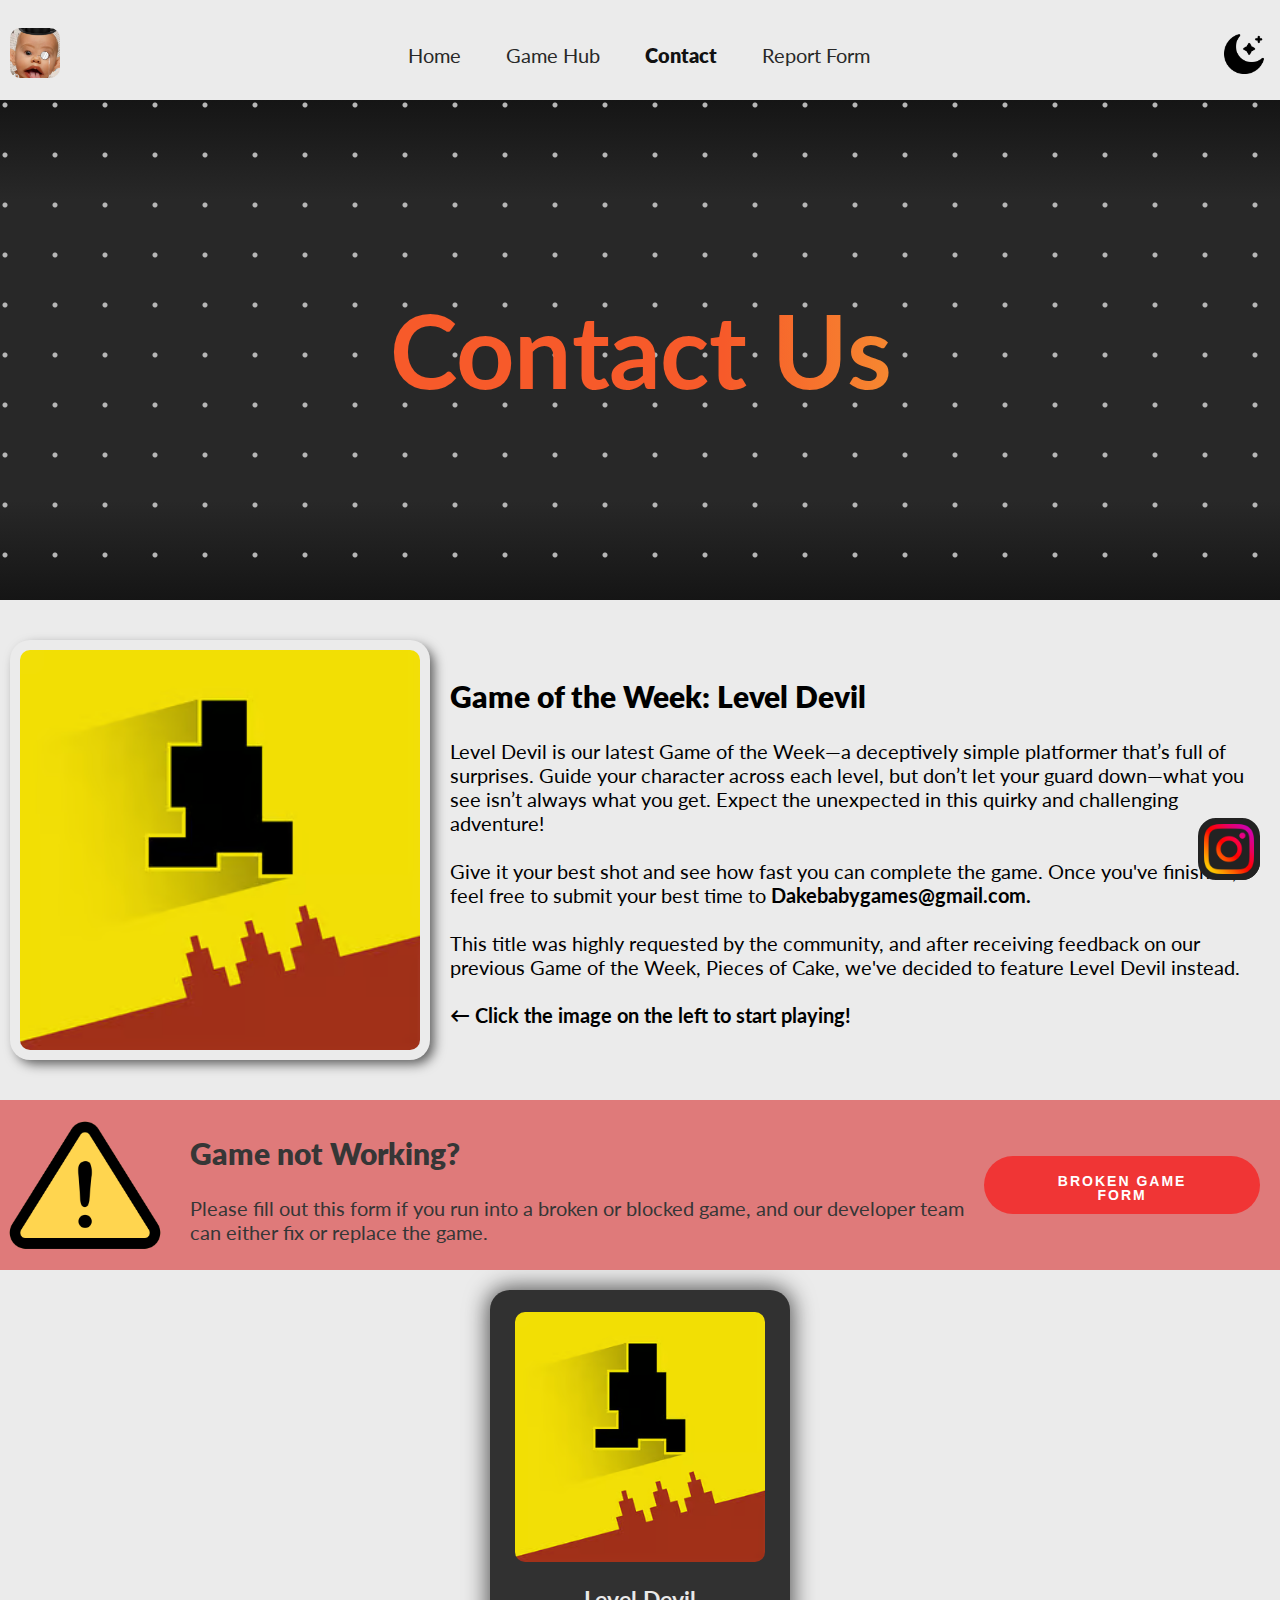
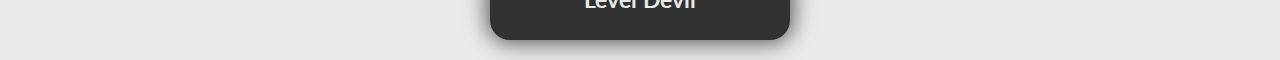
<file: contact.html>
<!DOCTYPE html>
<html lang="en">
    <head>
        <title>Dake Baby Games | Home</title>
        <link rel="stylesheet" href="css/gamehub.css">

        <meta name="viewport" content="width=device-width, initial-scale=1.0, maximum-scale=1.0, user-scalable=no" />
        
        <link rel="preconnect" href="https://fonts.googleapis.com">
        <link rel="preconnect" href="https://fonts.gstatic.com" crossorigin>
        <link href="https://fonts.googleapis.com/css2?family=Lato:ital,wght@0,100;0,300;0,400;0,700;0,900;1,100;1,300;1,400;1,700;1,900&display=swap" rel="stylesheet">
    
        <script src="js/main.js"></script>
    </head>

    <body onload="checkCookie()">
        <div class="header">
            <a href="index.html"><img id="logoIcon" alt="DBG Logo - Home" src="imgs/logoIcon.png"></a>

            <nav class="topbar">
                <a href="index.html">Home</a>
                
                <a href="gamehub.html">Game Hub</a>
                
                <a id="selected" href="contact.html">Contact</a>
                
                <a>Report Form</a>
            </nav>

            <button class="darkmodebutton" type="button" onclick="toggleDarkMode()"><img src="imgs/moon.png" class="darkmodeimage"></button>
        </div>

        <button class="igLogo" onclick="toggleSocialMenu()" type="button">
            <img src="imgs/igLogo.png" class="igLogo">
        </button>

        <div id="socialMenu" class="hidden">
            <button onclick=" window.open('https://www.instagram.com/@dakebabygames', '_blank')" type="button"><img src="imgs/igLogo.png"></button>
            <button onclick=" window.open('https://www.tiktok.com/@dake.baby.games', '_blank')" type="button"><img src="imgs/tiktokLogo.png"></button>
        </div>

       <div class="mainSection">
            <h2 id="mainTitle">Contact Us</h2>
            
            <span class="scrollDots"></span>
       </div>

       <div class="secondaryDiv">
            <img src="imgs/leveldevil.png" class="frontPageIMG">
            <div class="aboutDBG">
                <h2 style="font-weight: 800;">Game of the Week: Level Devil</h2>
                <p>
                    Level Devil is our latest Game of the Week—a deceptively simple platformer that’s full of surprises. Guide your character across each level, but don’t let your guard down—what you see isn’t always what you get. Expect the unexpected in this quirky and challenging adventure!
                    <br><br>
                    Give it your best shot and see how fast you can complete the game. Once you've finished, feel free to submit your best time to <strong>Dakebabygames@gmail.com.</strong>
                    <br><br>
                    This title was highly requested by the community, and after receiving feedback on our previous Game of the Week, Pieces of Cake, we've decided to feature Level Devil instead.
                    <br><br>
                    <strong>← Click the image on the left to start playing!</strong>
                </p>
            </div>
       </div>

       <div id="brokenGame">
            <img src="imgs/warning.png" alt="warning">

            <div id="brokenInfo">
                <h2 style="font-weight: 800;">Game not Working?</h2>
                <p>Please fill out this form if you run into a broken or blocked game, and our developer team can either fix or replace the game.</p>
            </div>

            <button type="button">Broken Game Form</button>
       </div>

       <div class="gameList">
            <span><img src="imgs/leveldevil.png"><h3>Level Devil</h3></span>
       </div>
    </body>
</html>
</file>
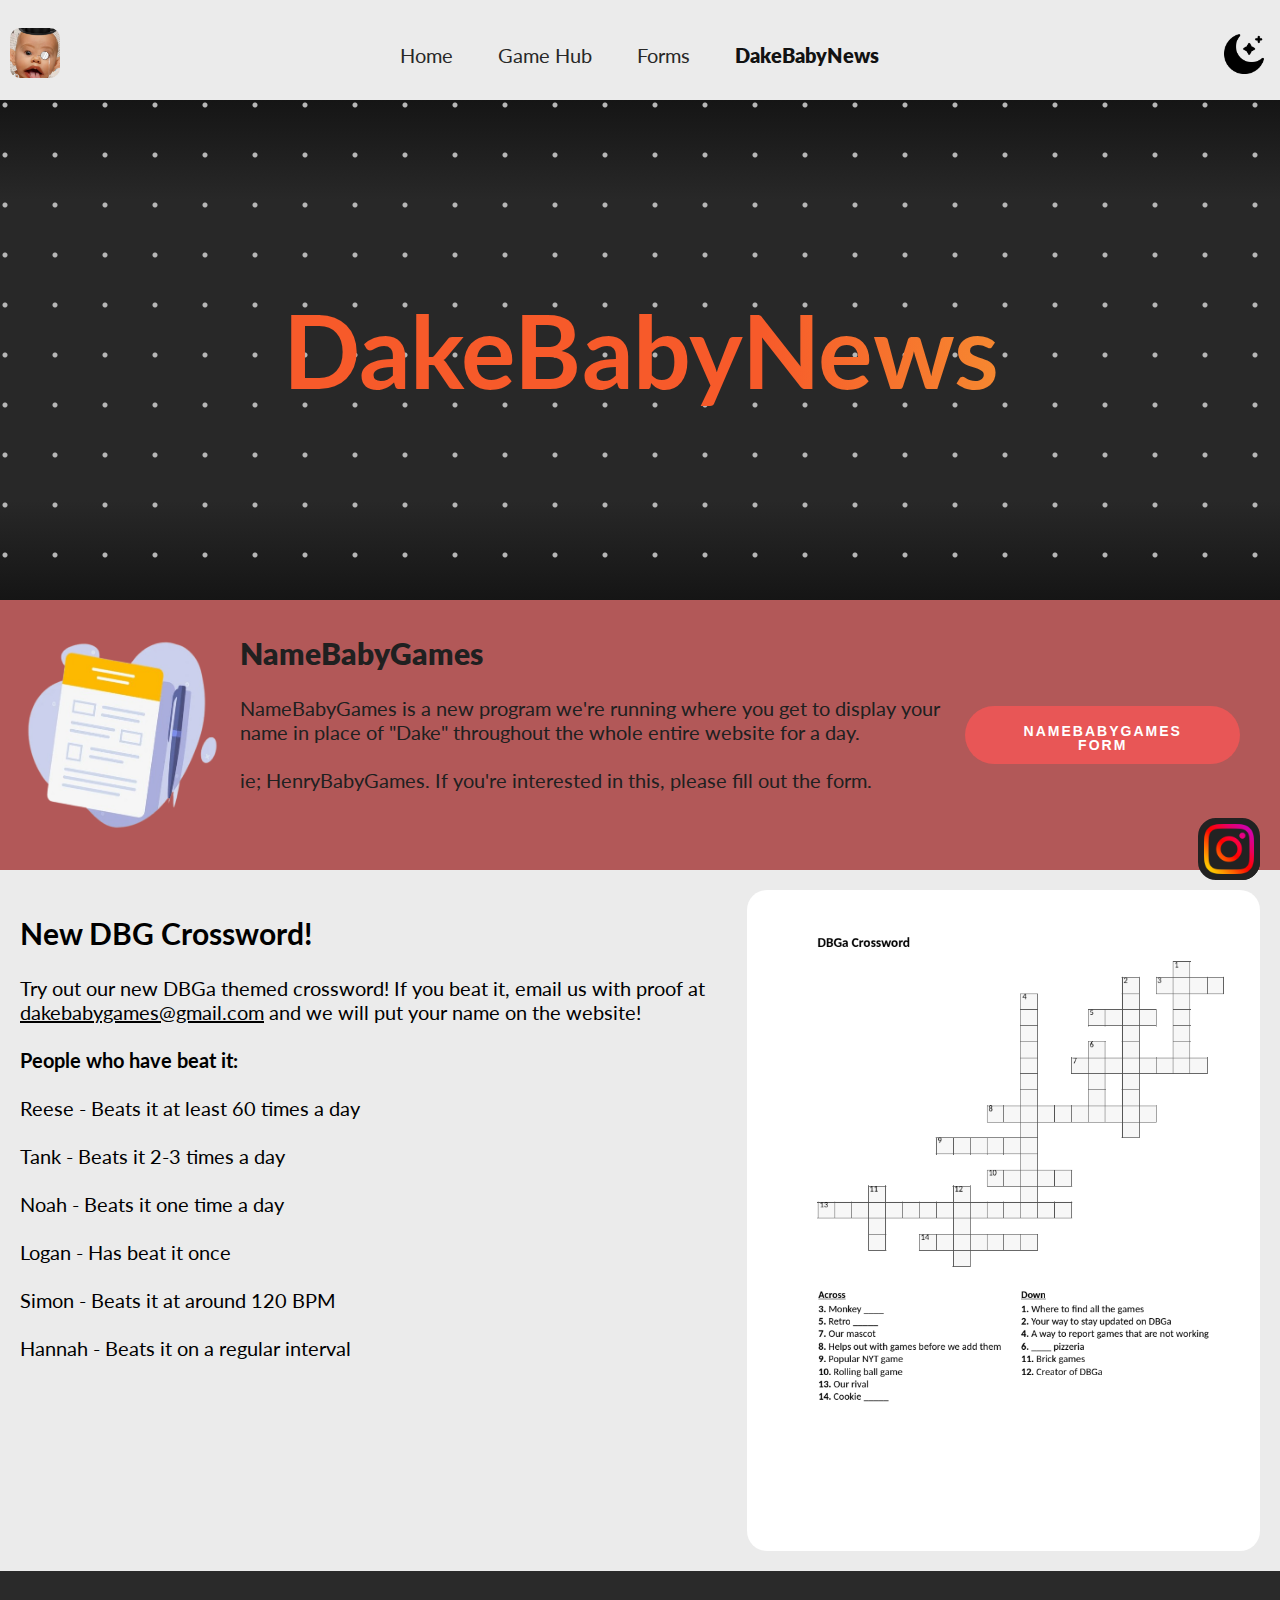
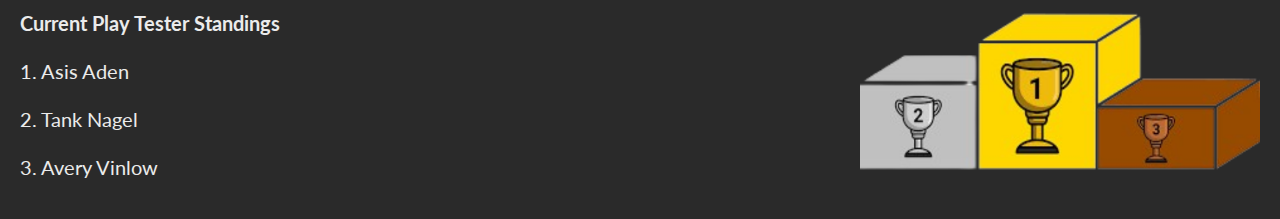
<file: dakebabynews.html>
<!DOCTYPE html>
<html lang="en">
    <head>
        <title>Dake Baby Games | News</title>
        <link rel="icon" href="imgs/logoIcon.png">
        <link rel="stylesheet" href="css/dakebabynews.css">

        <meta name="viewport" content="width=device-width, initial-scale=1.0, maximum-scale=1.0, user-scalable=no" />
        
        <link rel="preconnect" href="https://fonts.googleapis.com">
        <link rel="preconnect" href="https://fonts.gstatic.com" crossorigin>
        <link href="https://fonts.googleapis.com/css2?family=Lato:ital,wght@0,100;0,300;0,400;0,700;0,900;1,100;1,300;1,400;1,700;1,900&display=swap" rel="stylesheet">
    
        <script src="js/main.js"></script>
    </head>

    <body onload="checkCookie()">
        <div class="header">
            <a href="index.html"><img id="logoIcon" alt="DBG Logo - Home" src="imgs/logoIcon.png"></a>

            <nav class="topbar">
                <a href="index.html">Home</a>
                
                <a href="gamehub.html">Game Hub</a>
                
                <a href="forms.html">Forms</a>
                
                <a id="selected" href="dakebabynews.html">DakeBabyNews</a>
            </nav>

            <button class="darkmodebutton" type="button" onclick="toggleDarkMode()"><img src="imgs/moon.png" class="darkmodeimage"></button>
        </div>

        <button class="igLogo" onclick="toggleSocialMenu()" type="button">
            <img src="imgs/igLogo.png" class="igLogo">
        </button>

        <div id="socialMenu" class="hidden">
            <button onclick=" window.open('https://www.instagram.com/@dakebabygames', '_blank')" type="button"><img src="imgs/igLogo.png"></button>
            <button onclick=" window.open('https://www.tiktok.com/@dake.baby.games', '_blank')" type="button"><img src="imgs/tiktokLogo.png"></button>
        </div>

       <div class="mainSection">
            <h2 id="mainTitle">DakeBabyNews</h2>
            
            <span class="scrollDots"></span>
       </div>

       <div id="brokenGame">
            <img src="imgs/namebabygames.png" alt="warning">

            <div id="brokenInfo">
                <h2 style="font-weight: 800;">NameBabyGames</h2>
                <p>
                    NameBabyGames is a new program we're running where you get to display your name in place of "Dake" throughout the whole entire website for a day.
                    <br><br>
                    ie; HenryBabyGames. If you're interested in this, please fill out the form.
                </p>
            </div>

            <a href="https://docs.google.com/forms/d/e/1FAIpQLSchrxhCjR-hJwbWLP7TDaOvgB7Rjj0uDvBNzAX2CnN41EBvUA/viewform?usp=dialog" target="_blank">
                <button type="button">NameBabyGames Form</button>
            </a>
       </div>

       <div id="crosswordDiv">
            <div>
                <h2>New DBG Crossword!</h2>
                <p>
                    Try out our new DBGa themed crossword! If you beat it, email us with proof at <u>dakebabygames@gmail.com</u> and we will put your name on the website!
                    <br><br>
                    <strong>People who have beat it:</strong>
                    <br><br>
                    Reese - Beats it at least 60 times a day
                    <br><br>
                    Tank - Beats it 2-3 times a day
                    <br><br>
                    Noah - Beats it one time a day 
                    <br><br>
                    Logan - Has beat it once 
                    <br><br>
                    Simon - Beats it at around 120 BPM
                    <br><br>
                    Hannah - Beats it on a regular interval 
                </p>
            </div>

            <img id="crossword" src="imgs/crossword.png">
       </div>

       <div id="standings">
            <p>
                <strong>Current Play Tester Standings</strong>
                <br><br>
                1. Asis Aden
                <br><br>
                2. Tank Nagel
                <br><br>
                3. Avery Vinlow
            </p>

            <img src="imgs/podium.png">
       </div>
    </body>
</html>
</file>
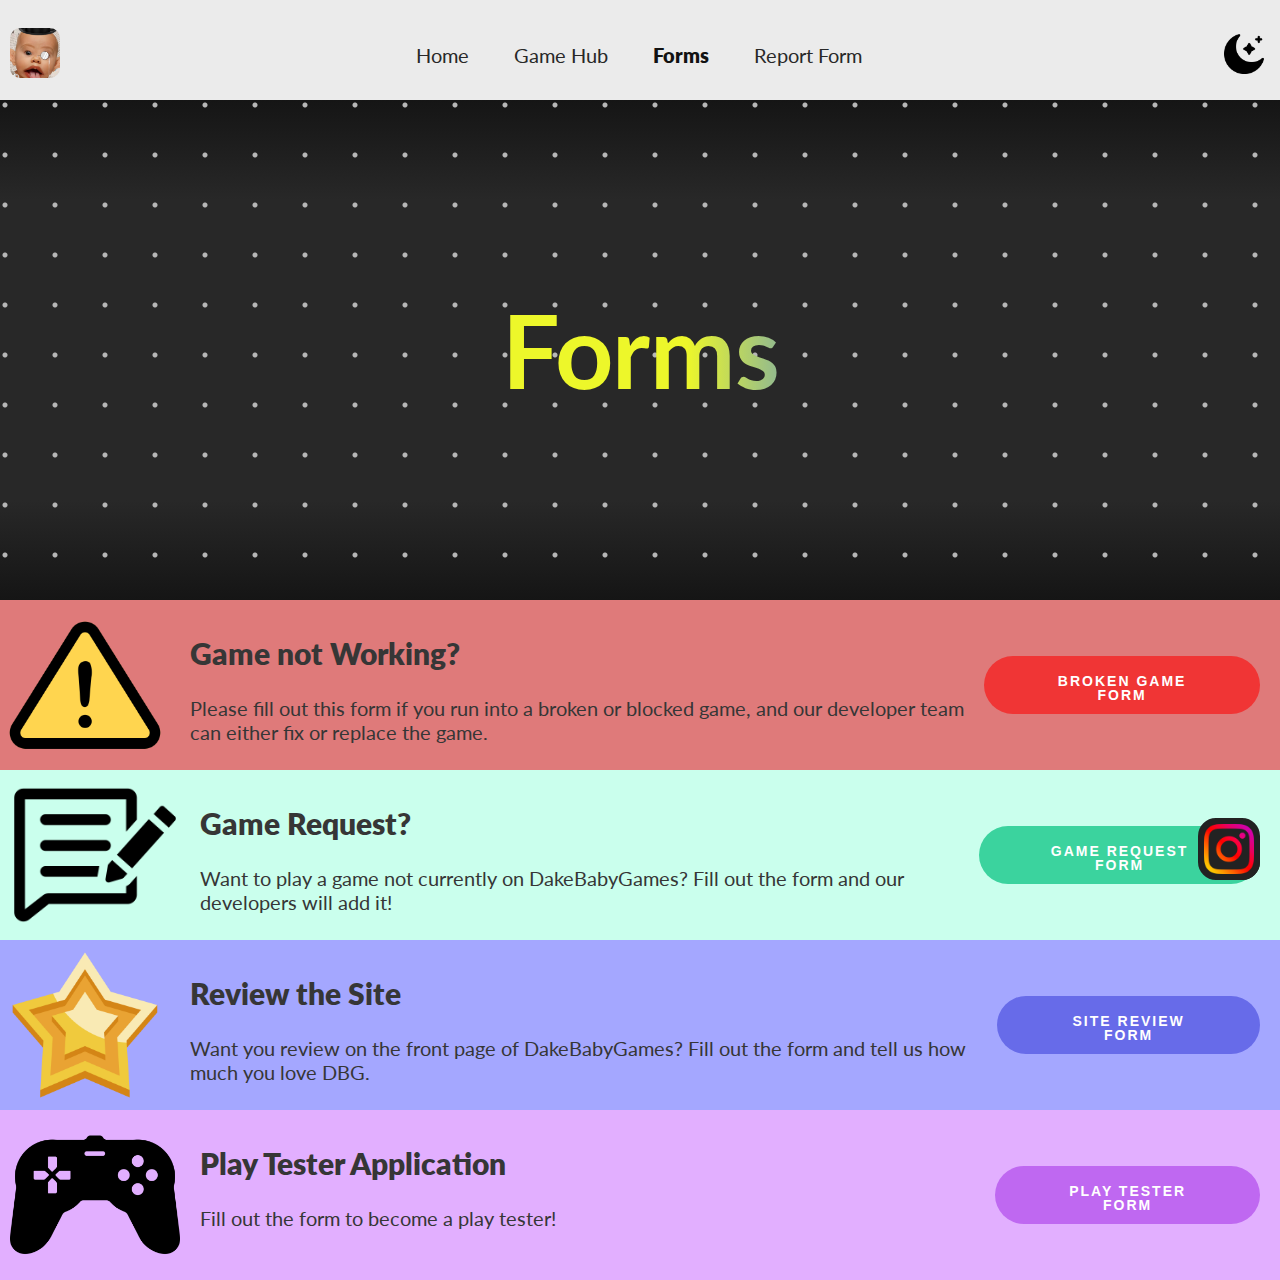
<file: forms.html>
<!DOCTYPE html>
<html lang="en">
    <head>
        <title>Dake Baby Games | Forms</title>
        <link rel="stylesheet" href="css/forms.css">

        <meta name="viewport" content="width=device-width, initial-scale=1.0, maximum-scale=1.0, user-scalable=no" />
        
        <link rel="preconnect" href="https://fonts.googleapis.com">
        <link rel="preconnect" href="https://fonts.gstatic.com" crossorigin>
        <link href="https://fonts.googleapis.com/css2?family=Lato:ital,wght@0,100;0,300;0,400;0,700;0,900;1,100;1,300;1,400;1,700;1,900&display=swap" rel="stylesheet">
    
        <script src="js/main.js"></script>
    </head>

    <body onload="checkCookie()">
        <div class="header">
            <a href="index.html"><img id="logoIcon" alt="DBG Logo - Home" src="imgs/logoIcon.png"></a>

            <nav class="topbar">
                <a href="index.html">Home</a>
                
                <a href="gamehub.html">Game Hub</a>
                
                <a id="selected" href="forms.html">Forms</a>
                
                <a>Report Form</a>
            </nav>

            <button class="darkmodebutton" type="button" onclick="toggleDarkMode()"><img src="imgs/moon.png" class="darkmodeimage"></button>
        </div>

        <button class="igLogo" onclick="toggleSocialMenu()" type="button">
            <img src="imgs/igLogo.png" class="igLogo">
        </button>

        <div id="socialMenu" class="hidden">
            <button onclick=" window.open('https://www.instagram.com/@dakebabygames', '_blank')" type="button"><img src="imgs/igLogo.png"></button>
            <button onclick=" window.open('https://www.tiktok.com/@dake.baby.games', '_blank')" type="button"><img src="imgs/tiktokLogo.png"></button>
        </div>

       <div class="mainSection">
            <h2 id="mainTitle">Forms</h2>
            
            <span class="scrollDots"></span>
       </div>

       <div id="brokenGame">
            <img src="imgs/warning.png" alt="warning">

            <div id="brokenInfo">
                <h2 style="font-weight: 800;">Game not Working?</h2>
                <p>Please fill out this form if you run into a broken or blocked game, and our developer team can either fix or replace the game.</p>
            </div>

            <button type="button">Broken Game Form</button>
       </div>

       <div id="brokenGame" style="background-color: rgb(202, 255, 237) !important;">
            <img src="imgs/request.png" alt="warning" style="padding-left: 10px;">

            <div id="brokenInfo">
                <h2 style="font-weight: 800;">Game Request?</h2>
                <p>Want to play a game not currently on DakeBabyGames? Fill out the form and our developers will add it!</p>
            </div>

            <button type="button" style="background-color: rgb(59, 211, 158) !important;">Game Request Form</button>
       </div>

       <div id="brokenGame" style="background-color: rgb(164, 167, 255) !important;">
            <img src="imgs/review.png" alt="warning">

            <div id="brokenInfo">
                <h2 style="font-weight: 800;">Review the Site</h2>
                <p>Want you review on the front page of DakeBabyGames? Fill out the form and tell us how much you love DBG.</p>
            </div>

            <button type="button" style="background-color: rgb(103, 107, 233) !important;">Site Review Form</button>
       </div>

       <div id="brokenGame" style="background-color: rgb(226, 175, 255) !important;">
            <img src="imgs/tester.png" alt="warning" style="padding-left: 10px;">

            <div id="brokenInfo">
                <h2 style="font-weight: 800;">Play Tester Application</h2>
                <p>Fill out the form to become a play tester!</p>
            </div>

            <button type="button" style="background-color: rgb(191, 104, 241) !important;">Play Tester Form</button>
       </div>
    </body>
</html>
</file>
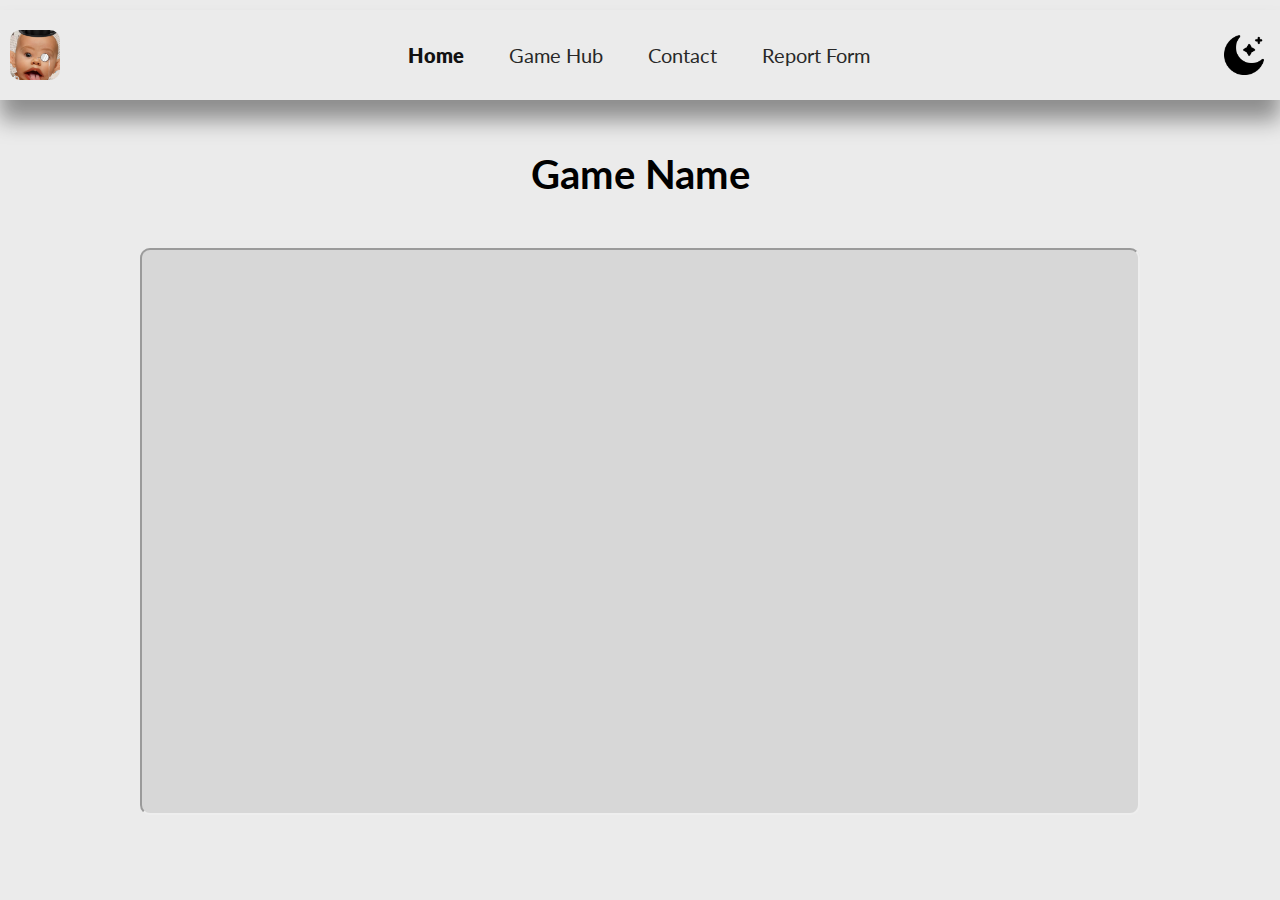
<file: game.html>
<html>
    <head>
        <title>Dake Baby Games</title> 

        <link rel="stylesheet" href="css/game.css">

        <meta name="viewport" content="width=device-width, initial-scale=1.0, maximum-scale=1.0, user-scalable=no" />
        
        <link rel="preconnect" href="https://fonts.googleapis.com">
        <link rel="preconnect" href="https://fonts.gstatic.com" crossorigin>
        <link href="https://fonts.googleapis.com/css2?family=Lato:ital,wght@0,100;0,300;0,400;0,700;0,900;1,100;1,300;1,400;1,700;1,900&display=swap" rel="stylesheet">

        <script src="js/main.js"></script>
    </head>

    <body onload="checkCookie()">

        <div class="header">
            <a href="index.html"><img id="logoIcon" alt="DBG Logo - Home" src="imgs/logoIcon.png"></a>

            <nav class="topbar">
                <a id="selected" href="index.html">Home</a>
                
                <a href="gamehub.html">Game Hub</a>
                
                <a href="contact.html">Contact</a>
                
                <a>Report Form</a>
            </nav>

            <button class="darkmodebutton" type="button" onclick="toggleDarkMode()"><img src="imgs/moon.png" class="darkmodeimage"></button>
        </div>

        <h1 id="gameName">Game Name</h1>

        <div class="gameEmbed">
            <iframe class="gameEmbed"></iframe>
        </div>

    </body>
</html>
</file>
<file: css/gamehub.css>
:root
{
    --spinSpeed: 3s;
    --h2Size: 100%;
    --cycleSpeed: 9.2s;
}

body
{
    margin: 0;
    padding: 0;
    background-color: rgb(235, 235, 235);
    transition: .3s ease;

    font-family: "Lato", sans-serif;
    font-size: 20px;
    font-weight: 400;
}

.hidden
{
    display: none !important;
}

button
{
    cursor: pointer;
}

a
{
    cursor: pointer;
    text-decoration: none;
    color: rgb(40, 40, 40);
}

.darkmode a
{
    color: rgb(235, 235, 235);
}

.darkmode
{
    background-color: rgb(42, 42, 42);
    color: rgb(235, 235, 235);
    transition: all .3s ease;
}

.header
{
    background-color: rgb(235, 235, 235);
    overflow: hidden;
    top: 0;
    padding: 20px 10px;
    width: rh;
    height: 50px;
    margin: 10px auto;
    margin-bottom: 0px;
    display: flex;
    justify-content: center;
    align-items: center;
    position: sticky;
    z-index: 10;
    transition: all .3s ease;
}

.darkmode .header
{
    background-color: rgb(42, 42, 42);
    transition: all .3s ease;
}

.topbar
{
    font-family: "Lato", sans-serif;
    font-size: 20px;
    font-weight: 400;
    padding: 10px;
    display: flex;
    width: 75%;
    justify-content: center;
    align-items: center;
    gap: 45px;
    margin: 0 auto;
    color: #121212; 
}

.darkmode .topbar
{
    color: #d7d7d7
}

#selected
{
    font-weight: 800;
    color: #121212;
}

.darkmode #selected
{
    color: rgb(235, 235, 235);
}

.darkmodeimage {
    filter: invert(0%);
    transition: filter 0.3s ease;
    width: 40px
}

body.darkmode .darkmodeimage {
    filter: invert(100%);
    width: 43px
}

.darkmodebutton
{
    border: 0;
    background-color: transparent;
}

#logoIcon
{
    width: 50px;
    border-radius: 10px;
}

.igLogo
{
    position: fixed;
    width: 50px;
    height: 50px;
    right: 20px;
    bottom: 20px;
    z-index: 100;
    background: #222222;
    border: 6px solid #222222;
    border-radius: 18px;
    transition: transform .2s ease-out;
}

div.igLogo
{
    background: transparent;
    border: transparent;
}

img.igLogo:hover
{
    transform: scale(105%);
}

#socialMenu
{
    position: fixed;
    top: 50%;
    left: 50%;
    transform: translate(-50%, -50%);
    width: 300px;
    height: 200px;
    z-index: 100;
    background:linear-gradient(0deg,rgb(21, 21, 21) 0%, rgb(40, 40, 40) 20%, rgb(40, 40, 40) 80%, rgba(21, 21, 21, 1) 100%);
    border-radius: 20px;
    border: 3px solid #d7d7d7;
    box-shadow: 2px 0px 80px 8px rgba(0,0,0,0.8);
    -webkit-box-shadow: 2px 0px 80px 8px rgba(0,0,0,0.8);
    -moz-box-shadow: 2px 0px 80px 8px rgba(0,0,0,0.8);
    display: flex;
    justify-content: center;
    align-items: center;
}

#socialMenu button
{
    width: 100px;
    height: 100px;
    border: transparent;
    background: transparent;
    align-items: center;
    justify-content: center;
    padding: 0;
    margin: 0;
}

#socialMenu img
{
    width: 50px;
    height: 50px;
    margin: 10px;

    background: 
    linear-gradient(#313131) padding-box,
    linear-gradient(to right, #00ccff, #d500f9) border-box;
    border-radius: 50em;
    border: 4px solid transparent;

    padding: 10px;
    border-radius: 18px;
    transition: transform .2s ease-out;
}

#socialMenu img:hover
{
    transform: scale(105%);
}

.mainSection
{
    background: linear-gradient(0deg,rgb(21, 21, 21) 0%, rgb(40, 40, 40) 20%, rgb(40, 40, 40) 80%, rgba(21, 21, 21, 1) 100%);
    height: 500px;
    display: flex;
    flex-direction: column;
    position: relative;
    justify-content: center;
    align-items: center;
}

#mainTitle {
    font-size: 60px;
    z-index: 1;
    margin: 0px;
    padding: 0px;
    transition: .3s ease-out;
    cursor: default;
    transform: scale(170%);

    background: linear-gradient(90deg, #f75a2a, /* C1 */ #f75a2a, /* C2 */ #f5b536, /* C3 */ #f5b536, /* C4 */ #f5b536, /* C5 */ #f75a2a, /* C6 */ #f75a2a /* C7 */);
    
    background-size: 400%;
    background-clip: text;
    -webkit-background-clip: text;
    color: transparent;
    animation: animateGradient var(--cycleSpeed) linear infinite;
    transition: transform .3s ease;
}

@keyframes animateGradient {
    0% {
        background-position: 0%;
    }
    100% {
        background-position: 400%;
    }
}

#mainTitle:hover
{
    transform: scale(180%);
    --cycleSpeed: 2s;
}

@keyframes rotate
{
    from
    {
        transform: rotate(0deg)
    }
    to
    {
        transform: rotate(360deg)
    }
}

.scrollDots
{
    position: absolute;
    width: 100%;
    height: 100%;
    overflow: hidden;

    background-image: radial-gradient(circle at 5px 5px, #b7b7b7 2px, transparent 3px);
    background-size: 50px 50px;
    z-index: 0;

    animation: move-background 1s linear infinite;
}

@keyframes move-background {
  from {
    background-position: 0 0;
  }
  to {
    background-position: 50px 50px;
  }
}

.secondaryDiv
{
    display: flex;
    height: 500px;
    align-items: center;
}

.frontPageIMG
{
    width: 400px;
    height: 400px;
    border-radius: 20px;
    border: 0px solid transparent;
    padding: 10px;
    margin-left: 10px;
    -webkit-box-shadow: 5px 5px 12px -1px rgba(0,0,0,0.61); 
    box-shadow: 5px 5px 12px -1px rgba(0,0,0,0.61);
    cursor: pointer;
    transition: all .4s ease-out;
}

.frontPageIMG:hover
{
    transform: scale(102%);
}

.aboutDBG
{
    padding: 10px;
    margin: 10px
}

#brokenGame
{
    background-color: #df7a7a;
    height: 170px;
    display: flex;
    padding-right: 20px;
    overflow: hidden;
}

#brokenGame img
{
    height: 170px;
    width: 170px;
}

#brokenGame button
{
    outline: none;
    cursor: pointer;
    font-size: 14px;
    line-height: 1;
    border-radius: 500px;
    transition: .3s all linear;
    border: 1px solid transparent;
    letter-spacing: 2px;
    min-width: 160px;
    text-transform: uppercase;
    white-space: normal;
    font-weight: 700;
    text-align: center;
    padding: 17px 48px;
    color: #fff;
    background-color: #f03535;
    height: 58px;
    align-self: center;
    margin-left: auto;      
}

#brokenGame a
{
    align-self: center;
    margin-left: auto;  
}

#brokenGame button:hover
{
    transform: scale(1.04);
    background-color: #ed5656;
}

#brokenInfo
{
    padding: 0 10px;
    margin: 10px;
    width: 800px;
    color: #363636;
}

.gameList
{
    min-width: 100px;
    display: flex;
    padding: 20px;
    gap: 20px;
    overflow: hidden;
    height: auto;
    flex-wrap: wrap;
    justify-content: center;
}

.gameList span
{
    background: #313131;
    width: 300px;
    height: 350px;
    padding: 0px;
    margin: 0;

    display: flex;
    flex-direction: column;
    align-items: center;
    justify-content: center;
    text-align: center;

    transition: all .4s ease-out;

    border-radius: 20px;

    -webkit-box-shadow: 0px 0px 22px 3px rgba(0,0,0,0.63); 
    box-shadow: 0px 0px 22px 3px rgba(0,0,0,0.63); 
    cursor: pointer;
}

.gameList span:hover
{
    transform: scale(104%);
}

.gameList span img
{
    display: inline-block;
    width: 250px;
    height: 250px;
    margin-top: 18px;
    object-fit: contain;

    border-radius: 10px;
}

.gameList span h3
{
    width: 250px;
    color: #e9e9e9;
}

.game
{
    text-align:center;
    margin: 0px;
}

.iframediv
{
    position:relative;
    padding-top:56.25%;
    margin-left: 300px;
    margin-right: 300px;
    padding: 200px;
    border:1px solid #ccc;
    border-radius: 10px;
}

.iframediv iframe
{
    position:absolute;
    top:0;
    left:0;
    width:100%;
    height:100%;
    border:0;
    transform-origin: top left;
}

.buttons button
{
    margin-top: 20px;
    margin-bottom: 10px;
    background: #4a90e2;
    border: none;
    border-radius: 8px;
    height: 25px;
    color: white;
}

#gameList
{
    display: flex;
    justify-content: center;
    flex-direction: column;
    margin: 20px;
    gap: 10px;
}

#gameList button {
  padding: 12px 18px;
  font-size: 1rem;
  border: none;
  border-radius: 8px;
  background: #4a90e2;
  color: white;
  cursor: pointer;
  transition: background 0.2s;
}

#gameList button:hover {
  background: #357abd;
}




#gameList {
    display: grid;
    grid-template-columns: repeat(auto-fill, minmax(180px, 1fr));
    gap: 18px;
    perspective: 1000px;
  }

  .game-card {
    position: relative;
    height: 120px;
    border-radius: 15px;
    background: linear-gradient(135deg, #222, #333);
    display: flex;
    align-items: flex-end;
    justify-content: center;
    text-align: center;
    padding: 12px;
    box-shadow: 0 8px 20px rgba(0, 0, 0, 0.4);
    transform-style: preserve-3d;
    transition: transform 0.1s ease, box-shadow 0.3s;
    overflow: hidden;
    cursor: pointer;
  }

  .game-card:hover {
    box-shadow: 0 12px 25px rgba(0, 0, 0, 0.6);
  }

  .game-title {
    font-weight: 600;
    font-size: 0.9rem;
    z-index: 2;
    color: white !important;
    white-space: nowrap;
    overflow: hidden;
    text-overflow: ellipsis;
  }

  /* Subtle animated background */
  .game-card::before {
    content: "";
    position: absolute;
    inset: 0;
    background: linear-gradient(135deg, var(--color1), var(--color2));
    opacity: 0.6;
    transition: opacity 0.3s;
  }

  .game-card:hover::before {
    opacity: 0.9;
  }

  /* Favorite button */
  .favorite-btn {
    position: absolute;
    top: 8px;
    right: 8px;
    background: rgba(255,255,255,0.15);
    border: none;
    border-radius: 50%;
    font-size: 10px;
    color: #fff;
    cursor: pointer;
    transition: background 0.2s;
    z-index: 3;
  }

  .favorite-btn:hover {
    background: rgba(255,255,255,0.25);
  }

  .favorite-btn.active {
    color: gold !important;
    background: rgba(255,255,255,0.3) !important;
  }

#favoritesContainer
{
    padding: 25px;
}

#favoritesContainer h2 {
  margin-bottom: 12px;
  font-size: 1.2rem;
}

#favoritesList .game-card {
  width: 150px;
  height: 100px;
}
</file>
<file: css/dakebabynews.css>
:root
{
    --spinSpeed: 3s;
    --h2Size: 100%;
    --cycleSpeed: 9.2s;
}

body
{
    margin: 0;
    padding: 0;
    background-color: rgb(235, 235, 235);
    transition: .3s ease;

    font-family: "Lato", sans-serif;
    font-size: 20px;
    font-weight: 400;
}

.hidden
{
    display: none !important;
}

button
{
    cursor: pointer;
}

a
{
    cursor: pointer;
    text-decoration: none;
    color: rgb(40, 40, 40);
}

.darkmode a
{
    color: rgb(235, 235, 235);
}

.darkmode
{
    background-color: rgb(42, 42, 42);
    color: rgb(235, 235, 235);
    transition: all .3s ease;
}

.header
{
    background-color: rgb(235, 235, 235);
    overflow: hidden;
    top: 0;
    padding: 20px 10px;
    width: rh;
    height: 50px;
    margin: 10px auto;
    margin-bottom: 0px;
    display: flex;
    justify-content: center;
    align-items: center;
    position: sticky;
    z-index: 10;
    transition: all .3s ease;
}

.darkmode .header
{
    background-color: rgb(42, 42, 42);
    transition: all .3s ease;
}

.topbar
{
    font-family: "Lato", sans-serif;
    font-size: 20px;
    font-weight: 400;
    padding: 10px;
    display: flex;
    width: 75%;
    justify-content: center;
    align-items: center;
    gap: 45px;
    margin: 0 auto;
    color: #121212; 
}

.darkmode .topbar
{
    color: #d7d7d7
}

#selected
{
    font-weight: 800;
    color: #121212;
}

.darkmode #selected
{
    color: rgb(235, 235, 235);
}

.darkmodeimage {
    filter: invert(0%);
    transition: filter 0.3s ease;
    width: 40px
}

body.darkmode .darkmodeimage {
    filter: invert(100%);
    width: 43px
}

.darkmodebutton
{
    border: 0;
    background-color: transparent;
}

#logoIcon
{
    width: 50px;
    border-radius: 10px;
}

.igLogo
{
    position: fixed;
    width: 50px;
    height: 50px;
    right: 20px;
    bottom: 20px;
    z-index: 100;
    background: #222222;
    border: 6px solid #222222;
    border-radius: 18px;
    transition: transform .2s ease-out;
}

div.igLogo
{
    background: transparent;
    border: transparent;
}

img.igLogo:hover
{
    transform: scale(105%);
}

#socialMenu
{
    position: fixed;
    top: 50%;
    left: 50%;
    transform: translate(-50%, -50%);
    width: 300px;
    height: 200px;
    z-index: 100;
    background:linear-gradient(0deg,rgb(21, 21, 21) 0%, rgb(40, 40, 40) 20%, rgb(40, 40, 40) 80%, rgba(21, 21, 21, 1) 100%);
    border-radius: 20px;
    border: 3px solid #d7d7d7;
    box-shadow: 2px 0px 80px 8px rgba(0,0,0,0.8);
    -webkit-box-shadow: 2px 0px 80px 8px rgba(0,0,0,0.8);
    -moz-box-shadow: 2px 0px 80px 8px rgba(0,0,0,0.8);
    display: flex;
    justify-content: center;
    align-items: center;
}

#socialMenu button
{
    width: 100px;
    height: 100px;
    border: transparent;
    background: transparent;
    align-items: center;
    justify-content: center;
    padding: 0;
    margin: 0;
}

#socialMenu img
{
    width: 50px;
    height: 50px;
    margin: 10px;

    background: 
    linear-gradient(#313131) padding-box,
    linear-gradient(to right, #00ccff, #d500f9) border-box;
    border-radius: 50em;
    border: 4px solid transparent;

    padding: 10px;
    border-radius: 18px;
    transition: transform .2s ease-out;
}

#socialMenu img:hover
{
    transform: scale(105%);
}

.mainSection
{
    background: linear-gradient(0deg,rgb(21, 21, 21) 0%, rgb(40, 40, 40) 20%, rgb(40, 40, 40) 80%, rgba(21, 21, 21, 1) 100%);
    height: 500px;
    display: flex;
    flex-direction: column;
    position: relative;
    justify-content: center;
    align-items: center;
}

#contactUs
{
    text-align: center;
}

#mainTitle {
    font-size: 60px;
    z-index: 1;
    margin: 0px;
    padding: 0px;
    transition: .3s ease-out;
    cursor: default;
    transform: scale(170%);

    background: linear-gradient(90deg, #f75a2a, /* C1 */ #f75a2a, /* C2 */ #f5b536, /* C3 */ #f5b536, /* C4 */ #f5b536, /* C5 */ #f75a2a, /* C6 */ #f75a2a /* C7 */);
    
    background-size: 400%;
    background-clip: text;
    -webkit-background-clip: text;
    color: transparent;
    animation: animateGradient var(--cycleSpeed) linear infinite;
    transition: transform .3s ease;
}

@keyframes animateGradient {
    0% {
        background-position: 0%;
    }
    100% {
        background-position: 400%;
    }
}

#mainTitle:hover
{
    transform: scale(180%);
    --cycleSpeed: 2s;
}

.scrollDots
{
    position: absolute;
    width: 100%;
    height: 100%;
    overflow: hidden;

    background-image: radial-gradient(circle at 5px 5px, #b7b7b7 2px, transparent 3px);
    background-size: 50px 50px;
    z-index: 0;

    animation: move-background 1s linear infinite;
}

@keyframes move-background {
  from {
    background-position: 0 0;
  }
  to {
    background-position: 50px 50px;
  }
}

#brokenGame
{
    background-color: #b25858;
    height: 270px;
    display: flex;
    padding-right: 40px;
    overflow: hidden;
}

#brokenGame img
{
    height: 200px;
    width: 200px;
    align-self: center;
    margin-left: 20px;
}

#brokenGame button
{
    outline: none;
    cursor: pointer;
    font-size: 14px;
    line-height: 1;
    border-radius: 500px;
    transition: .3s all linear;
    border: 1px solid transparent;
    letter-spacing: 2px;
    min-width: 160px;
    text-transform: uppercase;
    white-space: normal;
    font-weight: 700;
    text-align: center;
    padding: 17px 48px;
    color: #fff;
    background-color: #e85656;
    height: 58px;
    align-self: center;
    margin-left: auto;      
}

#brokenGame a
{
    align-self: center;
    margin-left: auto;  
}

#brokenGame button:hover
{
    transform: scale(1.04);
    background-color: #ed5656;
}

#brokenInfo
{
    padding: 0 10px;
    margin: 10px;
    width: 800px;
    color: #202020;
}

#crosswordDiv
{
    display: flex;
    padding: 20px;
}

#crosswordDiv div
{
    margin-right: 20px;
}

#crossword
{
    border-radius: 20px;
}

#standings
{
    display: flex;
    padding: 20px;
    background-color: rgb(42, 42, 42);
    color: rgb(235, 235, 235);
}

#standings img
{
    width: 400px;
    height: 200px;
    margin-left: auto;
}
</file>
<file: css/forms.css>
:root
{
    --spinSpeed: 3s;
    --h2Size: 100%;
}

body
{
    margin: 0;
    padding: 0;
    background-color: rgb(235, 235, 235);
    transition: .3s ease;

    font-family: "Lato", sans-serif;
    font-size: 20px;
    font-weight: 400;
}

.hidden
{
    display: none !important;
}

button
{
    cursor: pointer;
}

a
{
    cursor: pointer;
    text-decoration: none;
    color: rgb(40, 40, 40);
}

.darkmode a
{
    color: rgb(235, 235, 235);
}

.darkmode
{
    background-color: rgb(42, 42, 42);
    color: rgb(235, 235, 235);
    transition: all .3s ease;
}

.header
{
    background-color: rgb(235, 235, 235);
    overflow: hidden;
    top: 0;
    padding: 20px 10px;
    width: rh;
    height: 50px;
    margin: 10px auto;
    margin-bottom: 0px;
    display: flex;
    justify-content: center;
    align-items: center;
    position: sticky;
    z-index: 10;
    transition: all .3s ease;
}

.darkmode .header
{
    background-color: rgb(42, 42, 42);
    transition: all .3s ease;
}

.topbar
{
    font-family: "Lato", sans-serif;
    font-size: 20px;
    font-weight: 400;
    padding: 10px;
    display: flex;
    width: 75%;
    justify-content: center;
    align-items: center;
    gap: 45px;
    margin: 0 auto;
    color: #121212; 
}

.darkmode .topbar
{
    color: #d7d7d7
}

#selected
{
    font-weight: 800;
    color: #121212;
}

.darkmode #selected
{
    color: rgb(235, 235, 235);
}

.darkmodeimage {
    filter: invert(0%);
    transition: filter 0.3s ease;
    width: 40px
}

body.darkmode .darkmodeimage {
    filter: invert(100%);
    width: 43px
}

.darkmodebutton
{
    border: 0;
    background-color: transparent;
}

#logoIcon
{
    width: 50px;
    border-radius: 10px;
}

.igLogo
{
    position: fixed;
    width: 50px;
    height: 50px;
    right: 20px;
    bottom: 20px;
    z-index: 100;
    background: #222222;
    border: 6px solid #222222;
    border-radius: 18px;
    transition: transform .2s ease-out;
}

div.igLogo
{
    background: transparent;
    border: transparent;
}

img.igLogo:hover
{
    transform: scale(105%);
}

#socialMenu
{
    position: fixed;
    top: 50%;
    left: 50%;
    transform: translate(-50%, -50%);
    width: 300px;
    height: 200px;
    z-index: 100;
    background:linear-gradient(0deg,rgb(21, 21, 21) 0%, rgb(40, 40, 40) 20%, rgb(40, 40, 40) 80%, rgba(21, 21, 21, 1) 100%);
    border-radius: 20px;
    border: 3px solid #d7d7d7;
    box-shadow: 2px 0px 80px 8px rgba(0,0,0,0.8);
    -webkit-box-shadow: 2px 0px 80px 8px rgba(0,0,0,0.8);
    -moz-box-shadow: 2px 0px 80px 8px rgba(0,0,0,0.8);
    display: flex;
    justify-content: center;
    align-items: center;
}

#socialMenu button
{
    width: 100px;
    height: 100px;
    border: transparent;
    background: transparent;
    align-items: center;
    justify-content: center;
    padding: 0;
    margin: 0;
}

#socialMenu img
{
    width: 50px;
    height: 50px;
    margin: 10px;

    background: 
    linear-gradient(#313131) padding-box,
    linear-gradient(to right, #00ccff, #d500f9) border-box;
    border-radius: 50em;
    border: 4px solid transparent;

    padding: 10px;
    border-radius: 18px;
    transition: transform .2s ease-out;
}

#socialMenu img:hover
{
    transform: scale(105%);
}

.mainSection
{
    background: linear-gradient(0deg,rgb(21, 21, 21) 0%, rgb(40, 40, 40) 20%, rgb(40, 40, 40) 80%, rgba(21, 21, 21, 1) 100%);
    height: 500px;
    display: flex;
    flex-direction: column;
    position: relative;
    justify-content: center;
    align-items: center;
}

#mainTitle {
    font-size: 60px;
    z-index: 1;
    margin: 0px;
    padding: 0px;
    transition: .3s ease-out;
    cursor: default;
    transform: scale(170%);

    background: linear-gradient(90deg, #edf72a, /* C1 */ #edf72a, /* C2 */ #367cf5, /* C3 */ #367cf5, /* C4 */ #367cf5, /* C5 */ #edf72a, /* C6 */ #edf72a /* C7 */);
    
    background-size: 400%;
    background-clip: text;
    -webkit-background-clip: text;
    color: transparent;
    animation: animateGradient 9.2s linear infinite;
    transition: transform .3s ease;
}

@keyframes animateGradient {
    0% {
        background-position: 0%;
    }
    100% {
        background-position: 400%;
    }
}

#mainTitle:hover
{
    transform: scale(180%);
    --spinSpeed: 1s;
    --h2Size: 110%;
}

.scrollDots
{
    position: absolute;
    width: 100%;
    height: 100%;
    overflow: hidden;

    background-image: radial-gradient(circle at 5px 5px, #b7b7b7 2px, transparent 3px);
    background-size: 50px 50px;
    z-index: 0;

    animation: move-background 1s linear infinite;
}

@keyframes move-background {
  from {
    background-position: 0 0;
  }
  to {
    background-position: 50px 50px;
  }
}

#brokenGame
{
    background-color: #df7a7a;
    height: 170px;
    display: flex;
    padding-right: 20px;
    overflow: hidden;
}

#brokenGame img
{
    height: 170px;
    width: 170px;
}

#brokenGame button
{
    outline: none;
    cursor: pointer;
    font-size: 14px;
    line-height: 1;
    border-radius: 500px;
    transition: .3s all linear;
    border: 1px solid transparent;
    letter-spacing: 2px;
    min-width: 160px;
    text-transform: uppercase;
    white-space: normal;
    font-weight: 700;
    text-align: center;
    padding: 17px 48px;
    color: #fff;
    background-color: #f03535;
    height: 58px;
    align-self: center;
    margin-left: auto;      
}

#brokenGame button:hover
{
    transform: scale(1.04);
    background-color: #ed5656;
}

#brokenInfo
{
    padding: 0 10px;
    margin: 10px;
    width: 800px;
    color: #363636;
}
</file>
<file: css/game.css>
body
{
    margin: 0;
    padding: 0;
    background-color: rgb(235, 235, 235);
    transition: .3s ease;

    font-family: "Lato", sans-serif;
    font-size: 20px;
    font-weight: 400;
}

.hidden
{
    display: none !important;
}

button
{
    cursor: pointer;
}

a
{
    cursor: pointer;
    text-decoration: none;
    color: rgb(40, 40, 40);
}

.darkmode a
{
    color: rgb(235, 235, 235);
}

.darkmode
{
    background-color: rgb(42, 42, 42);
    color: rgb(235, 235, 235);
    transition: all .3s ease;
}

.header
{
    background-color: rgb(235, 235, 235);
    overflow: hidden;
    top: 0;
    padding: 20px 10px;
    width: rh;
    height: 50px;
    margin: 10px auto;
    margin-bottom: 0px;
    display: flex;
    justify-content: center;
    align-items: center;
    position: sticky;
    z-index: 10;
    transition: all .3s ease;

    -webkit-box-shadow: 0px 20px 21px 0px rgba(0,0,0,0.4); 
    box-shadow: 0px 20px 21px 0px rgba(0,0,0,0.4);
}

.darkmode .header
{
    background-color: rgb(42, 42, 42);
    transition: all .3s ease;
}

.topbar
{
    font-family: "Lato", sans-serif;
    font-size: 20px;
    font-weight: 400;
    padding: 10px;
    display: flex;
    width: 75%;
    justify-content: center;
    align-items: center;
    gap: 45px;
    margin: 0 auto;
    color: #121212; 
}

.darkmode .topbar
{
    color: #d7d7d7
}

#selected
{
    font-weight: 800;
    color: #121212;
}

.darkmode #selected
{
    color: rgb(235, 235, 235);
}

.darkmodeimage {
    filter: invert(0%);
    transition: filter 0.3s ease;
    width: 40px
}

body.darkmode .darkmodeimage {
    filter: invert(100%);
    width: 43px
}

.darkmodebutton
{
    border: 0;
    background-color: transparent;
}

#logoIcon
{
    width: 50px;
    border-radius: 10px;
}

#gameName
{
    margin: auto;
    margin-top: 50px;
    display: flex;
    justify-content: center;
    align-items: center;
    position: relative;
}

.gameEmbed
{
    width: 1000px;
    height: 563px;
    background: #d7d7d7;
    display: flex;
    justify-content: center;
    align-items: center;
    position: relative;
    margin: auto;
    margin-top: 50px;
    border-radius: 10px;
}

.gameEmbed iframe
{
    margin-top: auto;
}

#fullscreen
{
    width: 1000px;
    height: 50px;
    display: flex;
    margin: 20px auto;
    border-radius: 10px;
    text-align: center;

    justify-content: center;
    align-items: center;

    background-color: rgb(82, 82, 82);
    color: #d7d7d7;
    border: transparent;
    font-family: "Lato", sans-serif;
    font-size: 20px;
    
    transition: all .2s linear;
}

#fullscreen:hover
{
    background-color: rgb(95, 95, 95);
}
</file>
